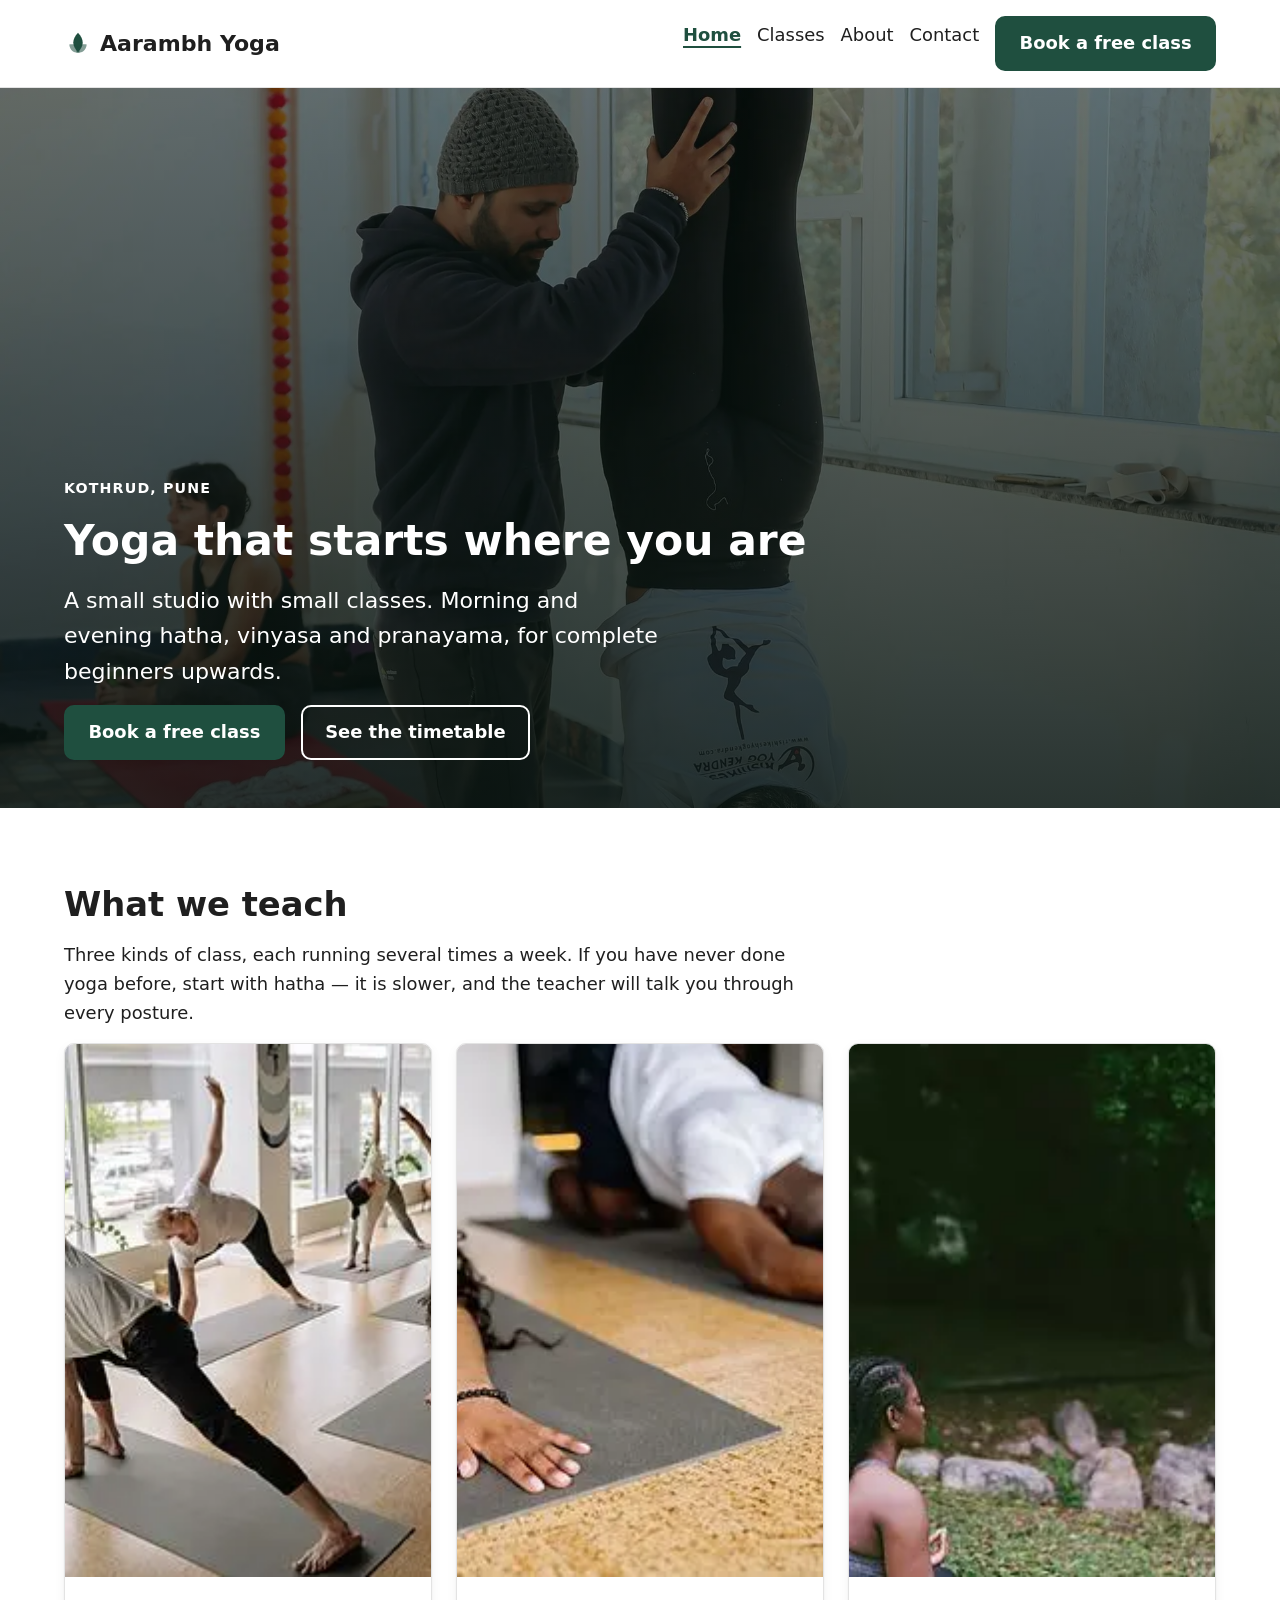
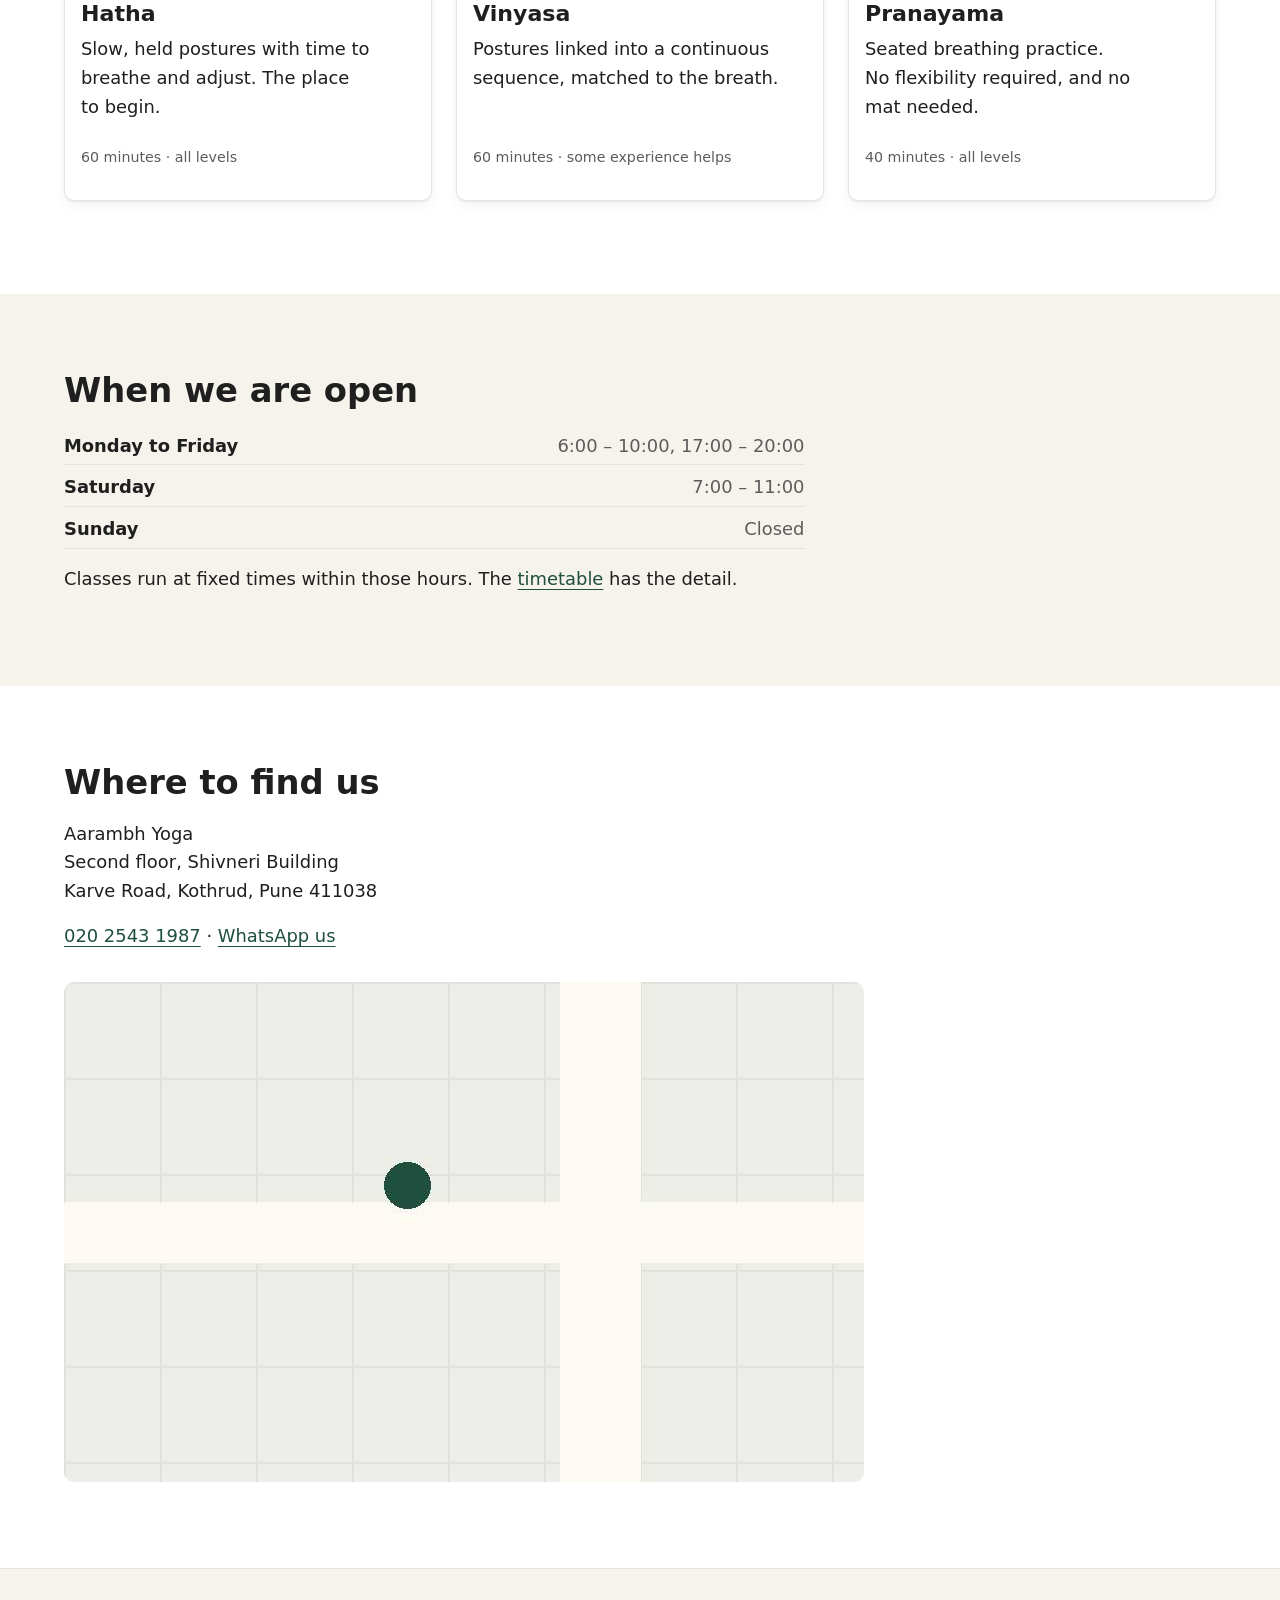
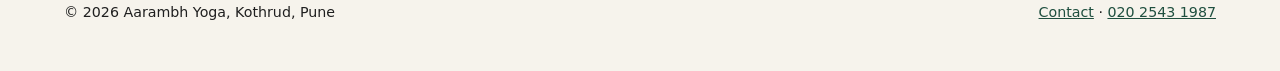
<file: index.html>
<!doctype html>
<html lang="en">
<head>
  <meta charset="UTF-8">
  <meta name="viewport" content="width=device-width, initial-scale=1.0">
  <title>Aarambh Yoga — Hatha and vinyasa classes in Kothrud, Pune</title>
  <meta name="description" content="A small yoga studio in Kothrud, Pune. Morning and evening hatha, vinyasa and pranayama classes for complete beginners upwards. First class free.">
  <link rel="canonical" href="https://aarambhyoga.example/">
  <link rel="icon" href="images/favicon.svg" type="image/svg+xml">
  <link rel="stylesheet" href="styles.css">
  <meta property="og:type" content="website">
  <meta property="og:title" content="Aarambh Yoga — Hatha and vinyasa classes in Kothrud, Pune">
  <meta property="og:description" content="Morning and evening classes for complete beginners upwards. First class free.">
  <meta property="og:image" content="https://aarambhyoga.example/images/hero-1200.jpg">
  <meta property="og:url" content="https://aarambhyoga.example/">
</head>
<body>
  <a class="skip-link" href="#main">Skip to main content</a>

  <header class="site-header">
    <div class="container site-header__inner">
      <a class="logo" href="index.html">
        <svg viewBox="0 0 32 32" fill="none" aria-hidden="true" focusable="false">
          <path d="M16 3c3.6 3.9 5.4 7.6 5.4 11.2 0 3.6-1.8 7.3-5.4 11.1-3.6-3.8-5.4-7.5-5.4-11.1C10.6 10.6 12.4 6.9 16 3Z" fill="currentColor"/>
          <path d="M6 16.5c3.4-.7 6.1-.2 8.2 1.4 2 1.6 3.3 4.2 3.8 7.9-3.6.5-6.4-.1-8.4-1.8-2-1.6-3.2-4.2-3.6-7.5Z" fill="currentColor" opacity=".55"/>
          <path d="M26 16.5c-.4 3.3-1.6 5.9-3.6 7.5-2 1.7-4.8 2.3-8.4 1.8.5-3.7 1.8-6.3 3.8-7.9 2.1-1.6 4.8-2.1 8.2-1.4Z" fill="currentColor" opacity=".55"/>
        </svg>
        Aarambh Yoga
      </a>
      <nav aria-label="Main">
        <ul class="nav-list">
          <li><a href="index.html" aria-current="page">Home</a></li>
          <li><a href="classes.html">Classes</a></li>
          <li><a href="about.html">About</a></li>
          <li><a href="contact.html">Contact</a></li>
        </ul>
      </nav>
      <a class="button" href="contact.html">Book a free class</a>
    </div>
  </header>

  <main id="main" tabindex="-1">
    <section class="hero">
      <div class="hero__media">
        <picture>
          <source
            type="image/webp"
            srcset="images/hero-400.webp 400w, images/hero-800.webp 800w, images/hero-1200.webp 1200w, images/hero-2000.webp 2000w"
            sizes="100vw">
          <img
            src="images/hero-1200.jpg"
            srcset="images/hero-400.jpg 400w, images/hero-800.jpg 800w, images/hero-1200.jpg 1200w, images/hero-2000.jpg 2000w"
            sizes="100vw"
            alt=""
            width="1200" height="675"
            fetchpriority="high">
        </picture>
      </div>
      <div class="hero__scrim"></div>
      <div class="hero__body">
        <div class="container">
          <p class="eyebrow eyebrow--on-image">Kothrud, Pune</p>
          <h1>Yoga that starts where you are</h1>
          <p>A small studio with small classes. Morning and evening hatha, vinyasa and pranayama, for complete beginners upwards.</p>
          <div class="hero__actions">
            <a class="button" href="contact.html">Book a free class</a>
            <a class="button button--ghost" href="classes.html">See the timetable</a>
          </div>
        </div>
      </div>
    </section>

    <section class="section">
      <div class="container stack">
        <h2>What we teach</h2>
        <p class="prose">Three kinds of class, each running several times a week. If you have never done yoga before, start with hatha — it is slower, and the teacher will talk you through every posture.</p>

        <ul class="grid-auto">
          <li>
            <article class="card">
              <div class="card__media">
                <picture>
                  <source type="image/webp" srcset="images/class-hatha-400.webp 400w, images/class-hatha-800.webp 800w" sizes="(min-width: 48rem) 22rem, 100vw">
                  <img src="images/class-hatha-800.jpg" srcset="images/class-hatha-400.jpg 400w, images/class-hatha-800.jpg 800w" sizes="(min-width: 48rem) 22rem, 100vw" alt="A class holding triangle pose on grey mats, in a studio with windows down one wall" width="800" height="533" loading="lazy">
                </picture>
              </div>
              <div class="card__body">
                <h3 class="card__title">Hatha</h3>
                <p>Slow, held postures with time to breathe and adjust. The place to begin.</p>
                <p class="card__meta">60 minutes · all levels</p>
              </div>
            </article>
          </li>
          <li>
            <article class="card">
              <div class="card__media">
                <picture>
                  <source type="image/webp" srcset="images/class-vinyasa-400.webp 400w, images/class-vinyasa-800.webp 800w" sizes="(min-width: 48rem) 22rem, 100vw">
                  <img src="images/class-vinyasa-800.jpg" srcset="images/class-vinyasa-400.jpg 400w, images/class-vinyasa-800.jpg 800w" sizes="(min-width: 48rem) 22rem, 100vw" alt="Three people lying forward on their mats, arms stretched out, partway through a sequence" width="800" height="533" loading="lazy">
                </picture>
              </div>
              <div class="card__body">
                <h3 class="card__title">Vinyasa</h3>
                <p>Postures linked into a continuous sequence, matched to the breath.</p>
                <p class="card__meta">60 minutes · some experience helps</p>
              </div>
            </article>
          </li>
          <li>
            <article class="card">
              <div class="card__media">
                <picture>
                  <source type="image/webp" srcset="images/class-pranayama-400.webp 400w, images/class-pranayama-800.webp 800w" sizes="(min-width: 48rem) 22rem, 100vw">
                  <img src="images/class-pranayama-800.jpg" srcset="images/class-pranayama-400.jpg 400w, images/class-pranayama-800.jpg 800w" sizes="(min-width: 48rem) 22rem, 100vw" alt="A woman sitting upright and still, breathing, with trees behind her" width="800" height="533" loading="lazy">
                </picture>
              </div>
              <div class="card__body">
                <h3 class="card__title">Pranayama</h3>
                <p>Seated breathing practice. No flexibility required, and no mat needed.</p>
                <p class="card__meta">40 minutes · all levels</p>
              </div>
            </article>
          </li>
        </ul>
      </div>
    </section>

    <section class="section section--surface">
      <div class="container stack">
        <h2>When we are open</h2>
        <dl class="hours prose">
          <div><dt>Monday to Friday</dt><dd>6:00 – 10:00, 17:00 – 20:00</dd></div>
          <div><dt>Saturday</dt><dd>7:00 – 11:00</dd></div>
          <div><dt>Sunday</dt><dd>Closed</dd></div>
        </dl>
        <p class="prose">Classes run at fixed times within those hours. The <a href="classes.html">timetable</a> has the detail.</p>
      </div>
    </section>

    <section class="section">
      <div class="container stack">
        <h2>Where to find us</h2>
        <p class="prose">
          Aarambh Yoga<br>
          Second floor, Shivneri Building<br>
          Karve Road, Kothrud, Pune 411038
        </p>
        <p><a href="tel:+912025431987">020 2543 1987</a> · <a href="https://wa.me/919876543210">WhatsApp us</a></p>
        <a class="map-link" href="https://www.openstreetmap.org/search?query=Karve%20Road%20Kothrud%20Pune">
          <img src="images/map-kothrud-800.jpg" alt="Aarambh Yoga on Karve Road, Kothrud, Pune — open in OpenStreetMap" width="800" height="500" loading="lazy">
        </a>
      </div>
    </section>
  </main>

  <footer class="site-footer">
    <div class="container site-footer__inner">
      <p>© 2026 Aarambh Yoga, Kothrud, Pune</p>
      <p><a href="contact.html">Contact</a> · <a href="tel:+912025431987">020 2543 1987</a></p>
    </div>
  </footer>
</body>
</html>
</file>
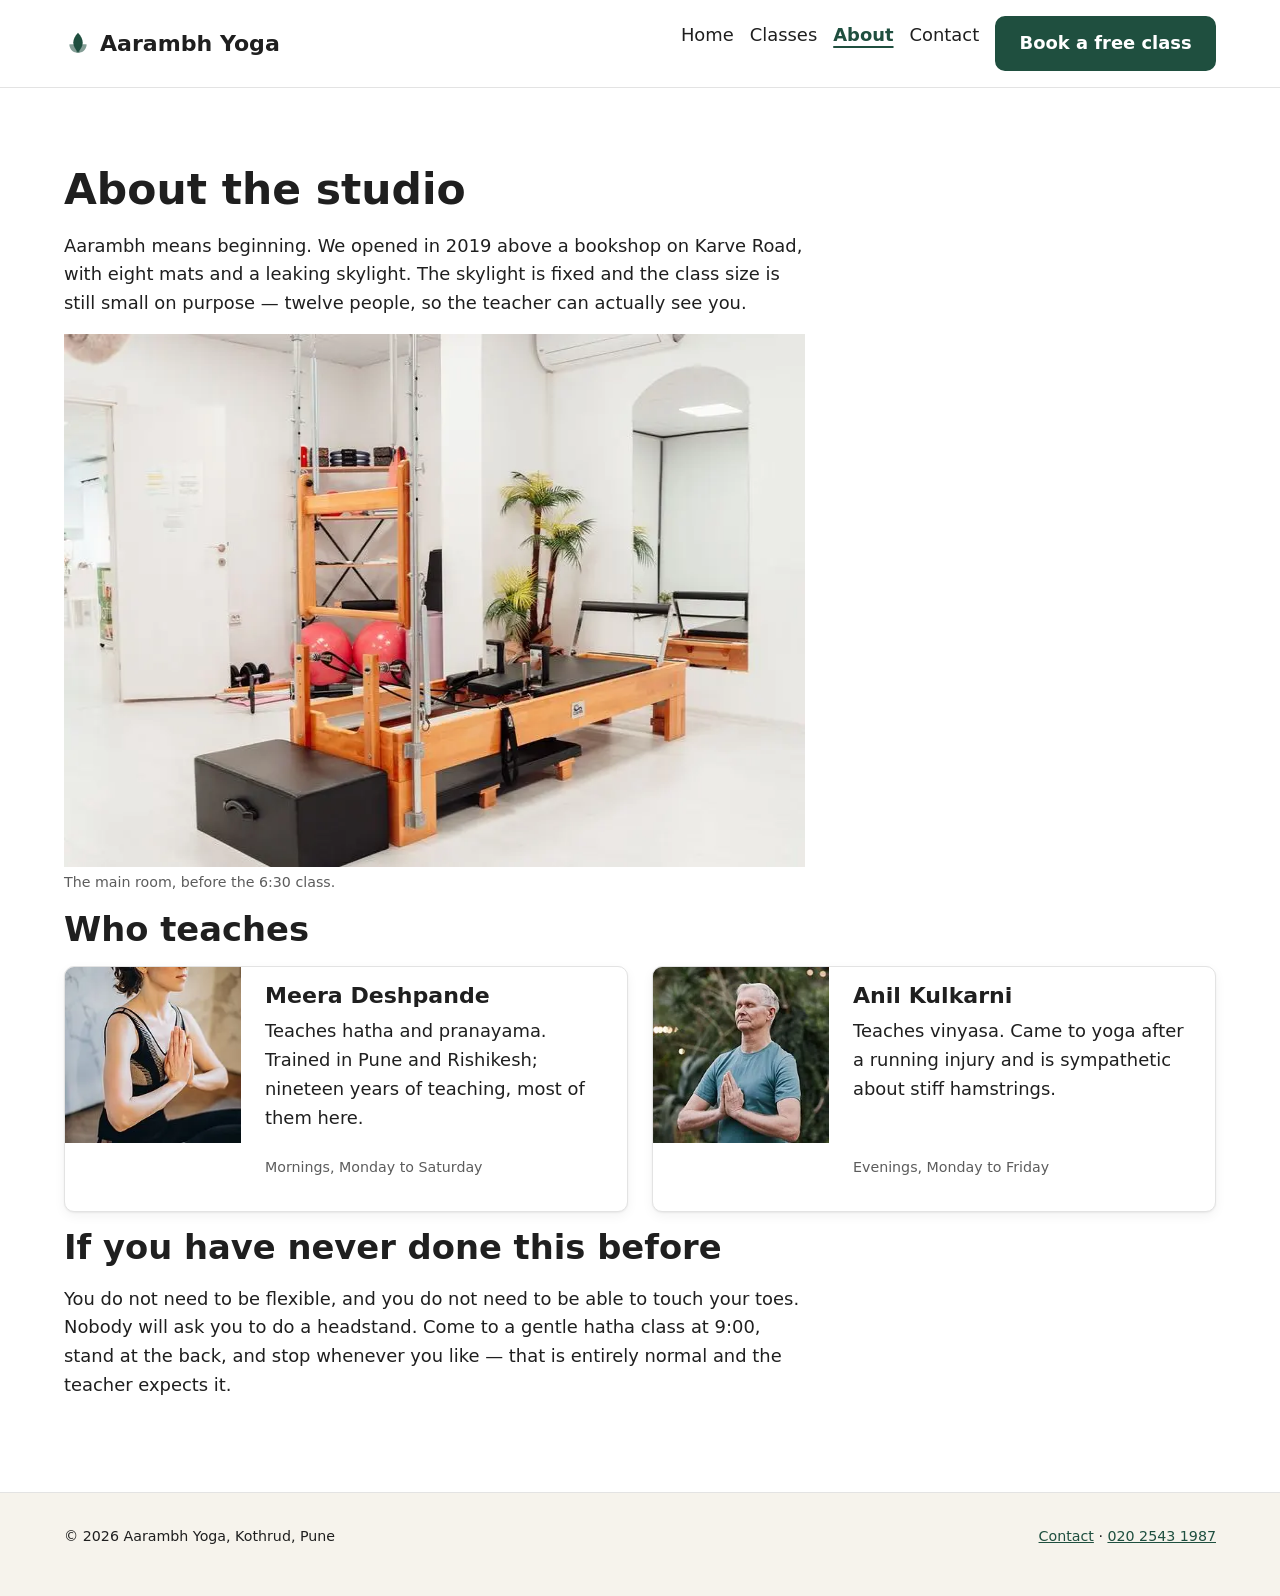
<file: about.html>
<!doctype html>
<html lang="en">
<head>
  <meta charset="UTF-8">
  <meta name="viewport" content="width=device-width, initial-scale=1.0">
  <title>About the studio — Aarambh Yoga</title>
  <meta name="description" content="A small yoga studio on Karve Road, Kothrud, open since 2019. Meet the two teachers, and what to expect if you have never done yoga before.">
  <link rel="canonical" href="https://aarambhyoga.example/about.html">
  <link rel="icon" href="images/favicon.svg" type="image/svg+xml">
  <link rel="stylesheet" href="styles.css">
  <meta property="og:type" content="website">
  <meta property="og:title" content="About the studio — Aarambh Yoga">
  <meta property="og:description" content="A small yoga studio on Karve Road, Kothrud, open since 2019. Meet the two teachers, and what to expect if you have never done yoga before.">
  <meta property="og:image" content="https://aarambhyoga.example/images/hero-1200.jpg">
  <meta property="og:url" content="https://aarambhyoga.example/about.html">
</head>
<body>
  <a class="skip-link" href="#main">Skip to main content</a>

  <header class="site-header">
    <div class="container site-header__inner">
      <a class="logo" href="index.html">
        <svg viewBox="0 0 32 32" fill="none" aria-hidden="true" focusable="false">
          <path d="M16 3c3.6 3.9 5.4 7.6 5.4 11.2 0 3.6-1.8 7.3-5.4 11.1-3.6-3.8-5.4-7.5-5.4-11.1C10.6 10.6 12.4 6.9 16 3Z" fill="currentColor"/>
          <path d="M6 16.5c3.4-.7 6.1-.2 8.2 1.4 2 1.6 3.3 4.2 3.8 7.9-3.6.5-6.4-.1-8.4-1.8-2-1.6-3.2-4.2-3.6-7.5Z" fill="currentColor" opacity=".55"/>
          <path d="M26 16.5c-.4 3.3-1.6 5.9-3.6 7.5-2 1.7-4.8 2.3-8.4 1.8.5-3.7 1.8-6.3 3.8-7.9 2.1-1.6 4.8-2.1 8.2-1.4Z" fill="currentColor" opacity=".55"/>
        </svg>
        Aarambh Yoga
      </a>
      <nav aria-label="Main">
        <ul class="nav-list">
          <li><a href="index.html">Home</a></li>
          <li><a href="classes.html">Classes</a></li>
          <li><a href="about.html" aria-current="page">About</a></li>
          <li><a href="contact.html">Contact</a></li>
        </ul>
      </nav>
      <a class="button" href="contact.html">Book a free class</a>
    </div>
  </header>

  <main id="main" tabindex="-1">
    <section class="section">
      <div class="container stack">
        <h1>About the studio</h1>
        <p class="prose">Aarambh means beginning. We opened in 2019 above a bookshop on Karve Road, with eight mats and a leaking skylight. The skylight is fixed and the class size is still small on purpose — twelve people, so the teacher can actually see you.</p>

        <figure class="figure prose">
          <picture>
            <source type="image/webp" srcset="images/studio-400.webp 400w, images/studio-800.webp 800w, images/studio-1200.webp 1200w" sizes="(min-width: 48rem) 40rem, 100vw">
            <img src="images/studio-800.jpg" srcset="images/studio-400.jpg 400w, images/studio-800.jpg 800w, images/studio-1200.jpg 1200w" sizes="(min-width: 48rem) 40rem, 100vw" alt="A bright, empty practice room with a wooden reformer frame, two exercise balls and a long mirror" width="800" height="533" loading="lazy">
          </picture>
          <figcaption>The main room, before the 6:30 class.</figcaption>
        </figure>

        <h2>Who teaches</h2>
        <ul class="grid-auto">
          <li>
            <article class="card">
              <div class="card__media">
                <picture>
                  <source type="image/webp" srcset="images/teacher-meera-240.webp 240w, images/teacher-meera-480.webp 480w" sizes="(min-width: 48rem) 15rem, 100vw">
                  <img src="images/teacher-meera-480.jpg" srcset="images/teacher-meera-240.jpg 240w, images/teacher-meera-480.jpg 480w" sizes="(min-width: 48rem) 15rem, 100vw" alt="Meera Deshpande, seated cross-legged with her palms pressed together at her chest" width="480" height="480" loading="lazy">
                </picture>
              </div>
              <div class="card__body">
                <h3 class="card__title">Meera Deshpande</h3>
                <p>Teaches hatha and pranayama. Trained in Pune and Rishikesh; nineteen years of teaching, most of them here.</p>
                <p class="card__meta">Mornings, Monday to Saturday</p>
              </div>
            </article>
          </li>
          <li>
            <article class="card">
              <div class="card__media">
                <picture>
                  <source type="image/webp" srcset="images/teacher-anil-240.webp 240w, images/teacher-anil-480.webp 480w" sizes="(min-width: 48rem) 15rem, 100vw">
                  <img src="images/teacher-anil-480.jpg" srcset="images/teacher-anil-240.jpg 240w, images/teacher-anil-480.jpg 480w" sizes="(min-width: 48rem) 15rem, 100vw" alt="Anil Kulkarni, standing with his eyes closed and his palms together, greenery behind him" width="480" height="480" loading="lazy">
                </picture>
              </div>
              <div class="card__body">
                <h3 class="card__title">Anil Kulkarni</h3>
                <p>Teaches vinyasa. Came to yoga after a running injury and is sympathetic about stiff hamstrings.</p>
                <p class="card__meta">Evenings, Monday to Friday</p>
              </div>
            </article>
          </li>
        </ul>

        <h2>If you have never done this before</h2>
        <p class="prose">You do not need to be flexible, and you do not need to be able to touch your toes. Nobody will ask you to do a headstand. Come to a gentle hatha class at 9:00, stand at the back, and stop whenever you like — that is entirely normal and the teacher expects it.</p>
      </div>
    </section>
  </main>

  <footer class="site-footer">
    <div class="container site-footer__inner">
      <p>© 2026 Aarambh Yoga, Kothrud, Pune</p>
      <p><a href="contact.html">Contact</a> · <a href="tel:+912025431987">020 2543 1987</a></p>
    </div>
  </footer>
</body>
</html>
</file>
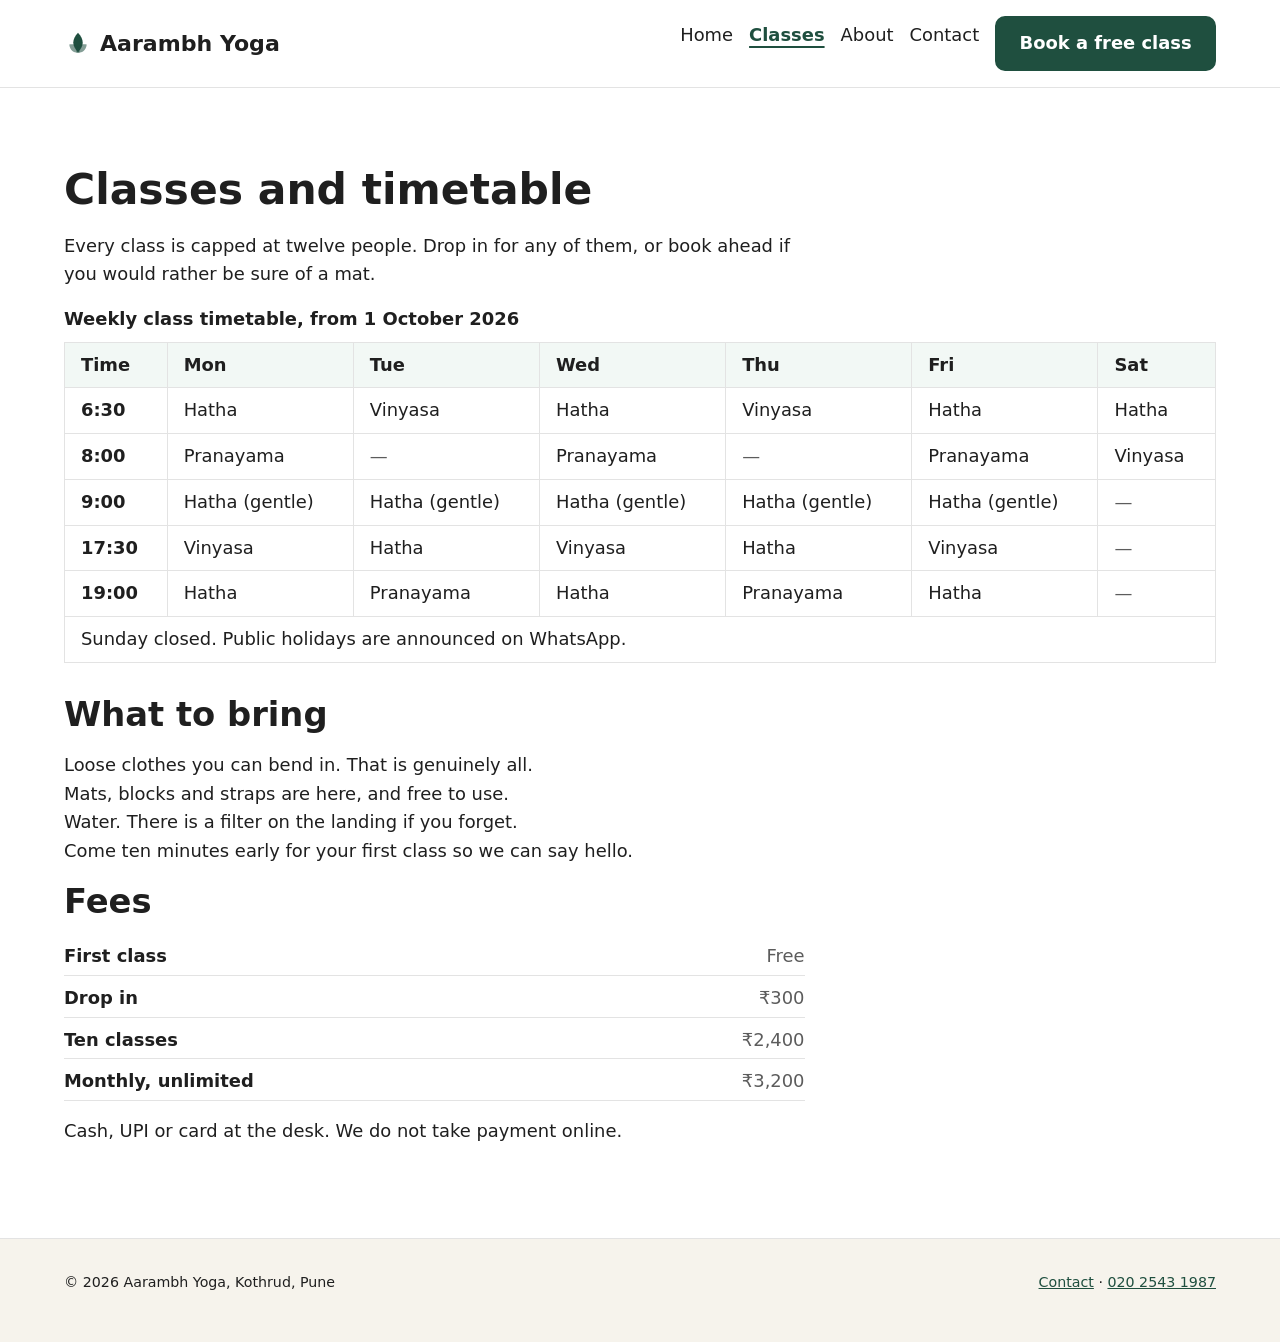
<file: classes.html>
<!doctype html>
<html lang="en">
<head>
  <meta charset="UTF-8">
  <meta name="viewport" content="width=device-width, initial-scale=1.0">
  <title>Classes and timetable — Aarambh Yoga</title>
  <meta name="description" content="The weekly timetable for hatha, vinyasa and pranayama classes at Aarambh Yoga, Kothrud, Pune. Fees, and what to bring to your first class.">
  <link rel="canonical" href="https://aarambhyoga.example/classes.html">
  <link rel="icon" href="images/favicon.svg" type="image/svg+xml">
  <link rel="stylesheet" href="styles.css">
  <meta property="og:type" content="website">
  <meta property="og:title" content="Classes and timetable — Aarambh Yoga">
  <meta property="og:description" content="The weekly timetable for hatha, vinyasa and pranayama classes at Aarambh Yoga, Kothrud, Pune. Fees, and what to bring to your first class.">
  <meta property="og:image" content="https://aarambhyoga.example/images/hero-1200.jpg">
  <meta property="og:url" content="https://aarambhyoga.example/classes.html">
</head>
<body>
  <a class="skip-link" href="#main">Skip to main content</a>

  <header class="site-header">
    <div class="container site-header__inner">
      <a class="logo" href="index.html">
        <svg viewBox="0 0 32 32" fill="none" aria-hidden="true" focusable="false">
          <path d="M16 3c3.6 3.9 5.4 7.6 5.4 11.2 0 3.6-1.8 7.3-5.4 11.1-3.6-3.8-5.4-7.5-5.4-11.1C10.6 10.6 12.4 6.9 16 3Z" fill="currentColor"/>
          <path d="M6 16.5c3.4-.7 6.1-.2 8.2 1.4 2 1.6 3.3 4.2 3.8 7.9-3.6.5-6.4-.1-8.4-1.8-2-1.6-3.2-4.2-3.6-7.5Z" fill="currentColor" opacity=".55"/>
          <path d="M26 16.5c-.4 3.3-1.6 5.9-3.6 7.5-2 1.7-4.8 2.3-8.4 1.8.5-3.7 1.8-6.3 3.8-7.9 2.1-1.6 4.8-2.1 8.2-1.4Z" fill="currentColor" opacity=".55"/>
        </svg>
        Aarambh Yoga
      </a>
      <nav aria-label="Main">
        <ul class="nav-list">
          <li><a href="index.html">Home</a></li>
          <li><a href="classes.html" aria-current="page">Classes</a></li>
          <li><a href="about.html">About</a></li>
          <li><a href="contact.html">Contact</a></li>
        </ul>
      </nav>
      <a class="button" href="contact.html">Book a free class</a>
    </div>
  </header>

  <main id="main" tabindex="-1">
    <section class="section">
      <div class="container stack">
        <h1>Classes and timetable</h1>
        <p class="prose">Every class is capped at twelve people. Drop in for any of them, or book ahead if you would rather be sure of a mat.</p>

        <div class="table-wrap">
          <table class="timetable">
            <caption>Weekly class timetable, from 1 October 2026</caption>
            <thead>
              <tr>
                <th scope="col">Time</th>
                <th scope="col">Mon</th>
                <th scope="col">Tue</th>
                <th scope="col">Wed</th>
                <th scope="col">Thu</th>
                <th scope="col">Fri</th>
                <th scope="col">Sat</th>
              </tr>
            </thead>
            <tbody>
              <tr>
                <th scope="row">6:30</th>
                <td>Hatha</td><td>Vinyasa</td><td>Hatha</td><td>Vinyasa</td><td>Hatha</td><td>Hatha</td>
              </tr>
              <tr>
                <th scope="row">8:00</th>
                <td>Pranayama</td><td></td><td>Pranayama</td><td></td><td>Pranayama</td><td>Vinyasa</td>
              </tr>
              <tr>
                <th scope="row">9:00</th>
                <td>Hatha (gentle)</td><td>Hatha (gentle)</td><td>Hatha (gentle)</td><td>Hatha (gentle)</td><td>Hatha (gentle)</td><td></td>
              </tr>
              <tr>
                <th scope="row">17:30</th>
                <td>Vinyasa</td><td>Hatha</td><td>Vinyasa</td><td>Hatha</td><td>Vinyasa</td><td></td>
              </tr>
              <tr>
                <th scope="row">19:00</th>
                <td>Hatha</td><td>Pranayama</td><td>Hatha</td><td>Pranayama</td><td>Hatha</td><td></td>
              </tr>
            </tbody>
            <tfoot>
              <tr>
                <td colspan="7">Sunday closed. Public holidays are announced on WhatsApp.</td>
              </tr>
            </tfoot>
          </table>
        </div>

        <h2 id="what-to-bring">What to bring</h2>
        <ul class="prose">
          <li>Loose clothes you can bend in. That is genuinely all.</li>
          <li>Mats, blocks and straps are here, and free to use.</li>
          <li>Water. There is a filter on the landing if you forget.</li>
          <li>Come ten minutes early for your first class so we can say hello.</li>
        </ul>

        <h2 id="fees">Fees</h2>
        <dl class="hours prose">
          <div><dt>First class</dt><dd>Free</dd></div>
          <div><dt>Drop in</dt><dd>₹300</dd></div>
          <div><dt>Ten classes</dt><dd>₹2,400</dd></div>
          <div><dt>Monthly, unlimited</dt><dd>₹3,200</dd></div>
        </dl>
        <p class="prose">Cash, UPI or card at the desk. We do not take payment online.</p>
      </div>
    </section>
  </main>

  <footer class="site-footer">
    <div class="container site-footer__inner">
      <p>© 2026 Aarambh Yoga, Kothrud, Pune</p>
      <p><a href="contact.html">Contact</a> · <a href="tel:+912025431987">020 2543 1987</a></p>
    </div>
  </footer>
</body>
</html>
</file>
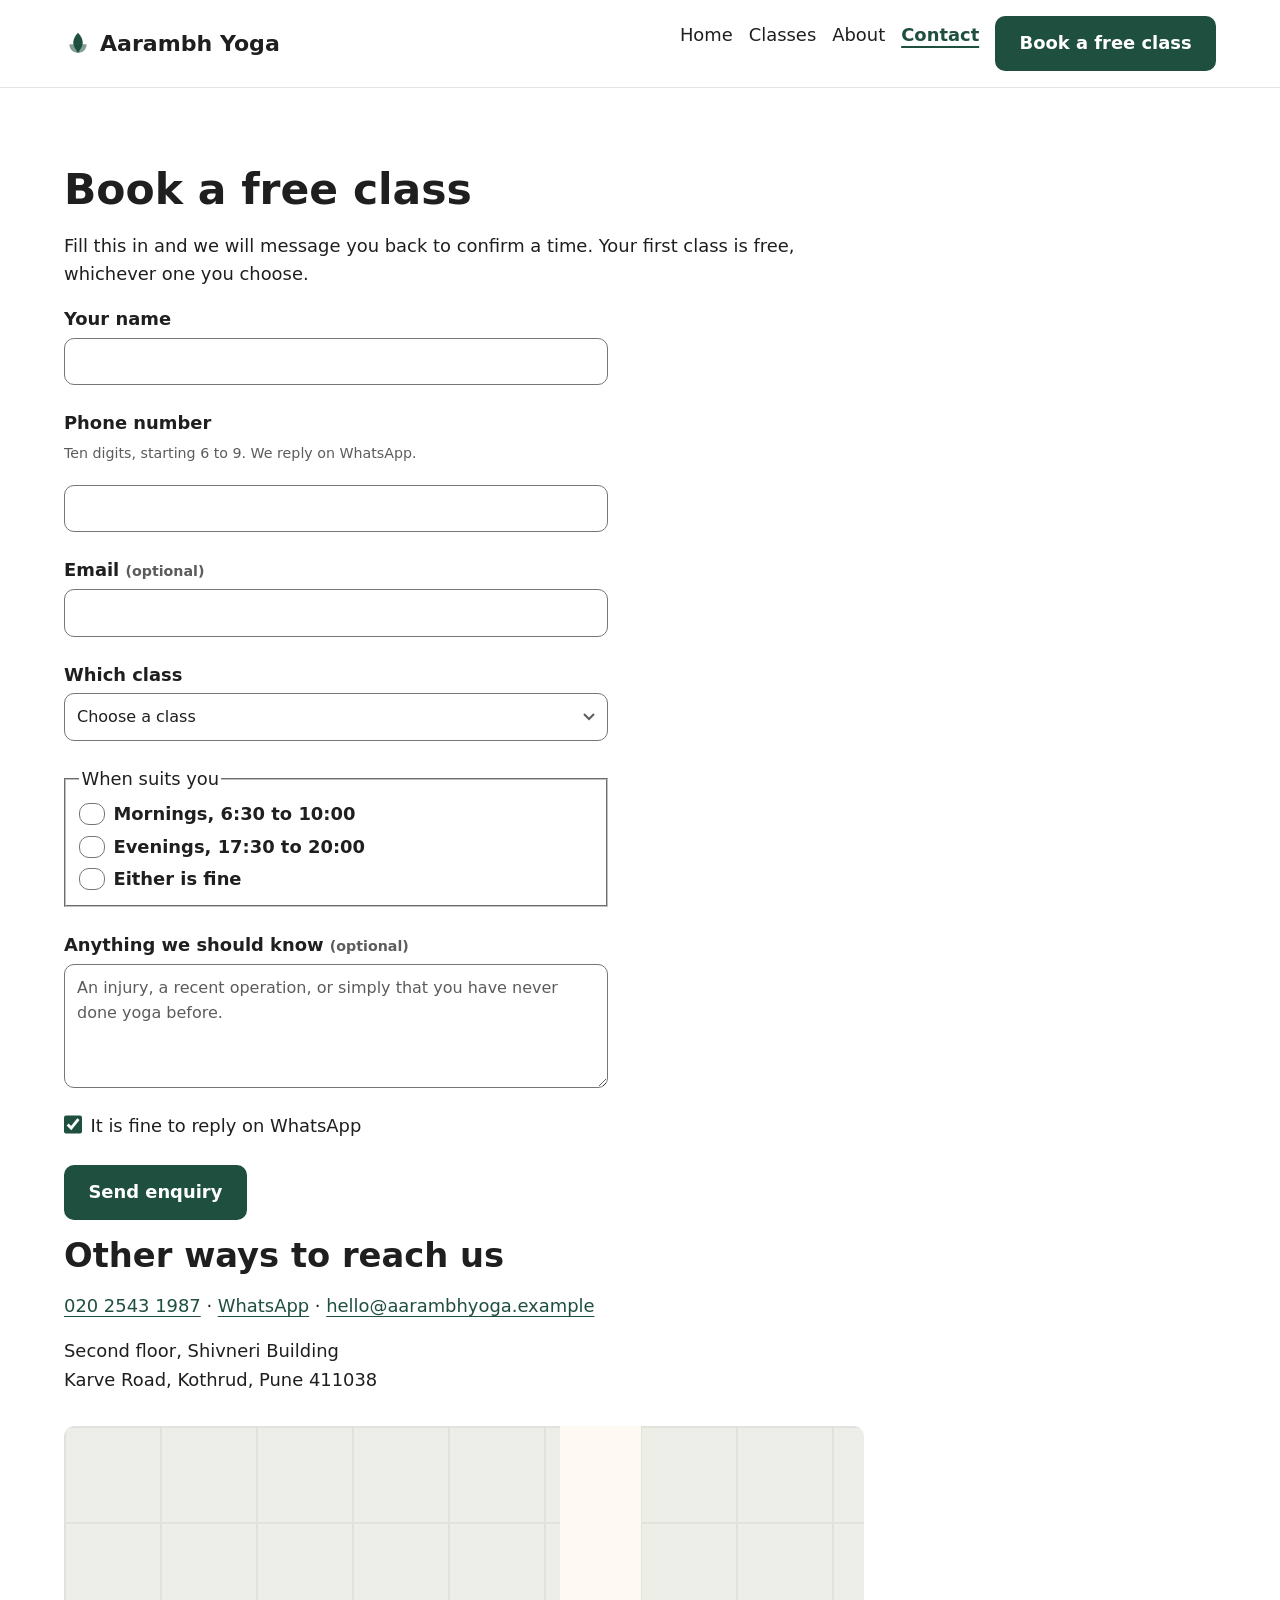
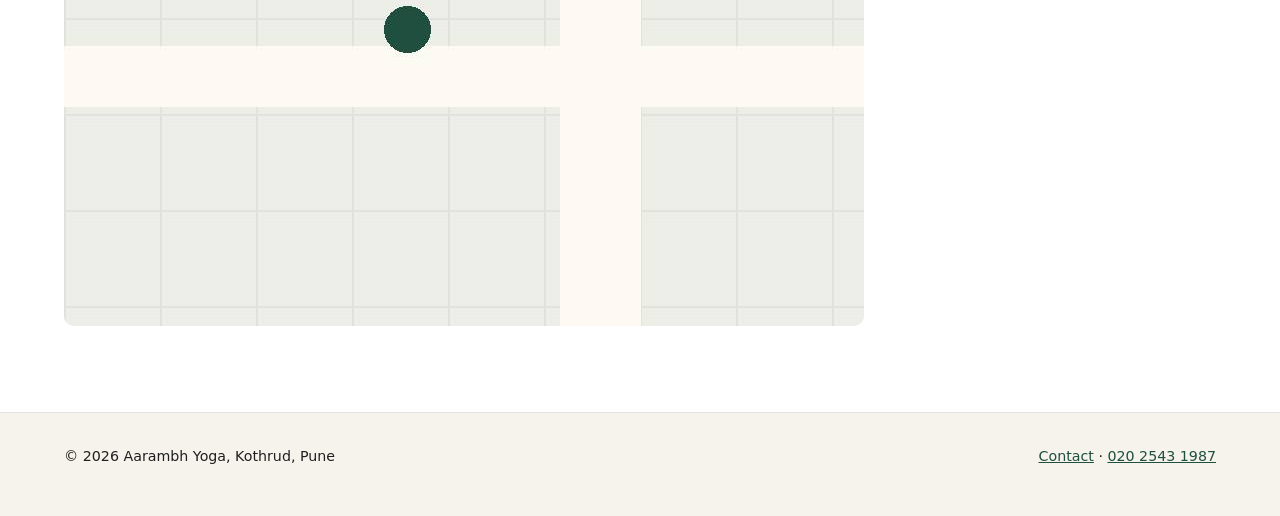
<file: contact.html>
<!doctype html>
<html lang="en">
<head>
  <meta charset="UTF-8">
  <meta name="viewport" content="width=device-width, initial-scale=1.0">
  <title>Book a free class — Aarambh Yoga</title>
  <meta name="description" content="Book your first class at Aarambh Yoga in Kothrud, Pune. Your first class is free. Phone, WhatsApp and the studio address.">
  <link rel="canonical" href="https://aarambhyoga.example/contact.html">
  <link rel="icon" href="images/favicon.svg" type="image/svg+xml">
  <link rel="stylesheet" href="styles.css">
  <meta property="og:type" content="website">
  <meta property="og:title" content="Book a free class — Aarambh Yoga">
  <meta property="og:description" content="Book your first class at Aarambh Yoga in Kothrud, Pune. Your first class is free. Phone, WhatsApp and the studio address.">
  <meta property="og:image" content="https://aarambhyoga.example/images/hero-1200.jpg">
  <meta property="og:url" content="https://aarambhyoga.example/contact.html">
</head>
<body>
  <a class="skip-link" href="#main">Skip to main content</a>

  <header class="site-header">
    <div class="container site-header__inner">
      <a class="logo" href="index.html">
        <svg viewBox="0 0 32 32" fill="none" aria-hidden="true" focusable="false">
          <path d="M16 3c3.6 3.9 5.4 7.6 5.4 11.2 0 3.6-1.8 7.3-5.4 11.1-3.6-3.8-5.4-7.5-5.4-11.1C10.6 10.6 12.4 6.9 16 3Z" fill="currentColor"/>
          <path d="M6 16.5c3.4-.7 6.1-.2 8.2 1.4 2 1.6 3.3 4.2 3.8 7.9-3.6.5-6.4-.1-8.4-1.8-2-1.6-3.2-4.2-3.6-7.5Z" fill="currentColor" opacity=".55"/>
          <path d="M26 16.5c-.4 3.3-1.6 5.9-3.6 7.5-2 1.7-4.8 2.3-8.4 1.8.5-3.7 1.8-6.3 3.8-7.9 2.1-1.6 4.8-2.1 8.2-1.4Z" fill="currentColor" opacity=".55"/>
        </svg>
        Aarambh Yoga
      </a>
      <nav aria-label="Main">
        <ul class="nav-list">
          <li><a href="index.html">Home</a></li>
          <li><a href="classes.html">Classes</a></li>
          <li><a href="about.html">About</a></li>
          <li><a href="contact.html" aria-current="page">Contact</a></li>
        </ul>
      </nav>
      <a class="button" href="contact.html">Book a free class</a>
    </div>
  </header>

  <main id="main" tabindex="-1">
    <section class="section">
      <div class="container stack">
        <h1>Book a free class</h1>
        <p class="prose">Fill this in and we will message you back to confirm a time. Your first class is free, whichever one you choose.</p>

        <form class="form" action="https://example.invalid/enquiry" method="post">
          <div class="field">
            <label for="name">Your name</label>
            <input type="text" id="name" name="name" autocomplete="name" required>
            <p class="field__error"><span aria-hidden="true">⚠</span> Please tell us your name.</p>
          </div>

          <div class="field">
            <label for="phone">Phone number</label>
            <p class="field__hint" id="phone-hint">Ten digits, starting 6 to 9. We reply on WhatsApp.</p>
            <input type="tel" id="phone" name="phone"
                   inputmode="numeric" autocomplete="tel"
                   pattern="[6-9][0-9]{9}" maxlength="10" required
                   aria-describedby="phone-hint"
                   title="A ten-digit Indian mobile number, starting 6 to 9">
            <p class="field__error"><span aria-hidden="true">⚠</span> Enter a ten-digit number starting 6 to 9.</p>
          </div>

          <div class="field">
            <label for="email">Email <span class="field__hint">(optional)</span></label>
            <input type="email" id="email" name="email" autocomplete="email">
            <p class="field__error"><span aria-hidden="true">⚠</span> That does not look like an email address.</p>
          </div>

          <div class="field">
            <label for="class">Which class</label>
            <select id="class" name="class" required>
              <option value="">Choose a class</option>
              <option value="hatha">Hatha — slow, for beginners</option>
              <option value="hatha-gentle">Hatha (gentle) — 9:00 weekdays</option>
              <option value="vinyasa">Vinyasa — continuous, some experience</option>
              <option value="pranayama">Pranayama — seated breathing</option>
              <option value="unsure">I am not sure yet</option>
            </select>
            <p class="field__error"><span aria-hidden="true">⚠</span> Please choose a class.</p>
          </div>

          <fieldset class="field">
            <legend>When suits you</legend>
            <label class="checkbox"><input type="radio" name="when" value="morning" checked> Mornings, 6:30 to 10:00</label>
            <label class="checkbox"><input type="radio" name="when" value="evening"> Evenings, 17:30 to 20:00</label>
            <label class="checkbox"><input type="radio" name="when" value="either"> Either is fine</label>
          </fieldset>

          <div class="field">
            <label for="notes">Anything we should know <span class="field__hint">(optional)</span></label>
            <textarea id="notes" name="notes" rows="4" maxlength="500"
                      placeholder="An injury, a recent operation, or simply that you have never done yoga before."></textarea>
          </div>

          <label class="checkbox">
            <input type="checkbox" name="whatsapp" value="yes" checked>
            <span>It is fine to reply on WhatsApp</span>
          </label>

          <div>
            <button class="button" type="submit">Send enquiry</button>
          </div>
        </form>

        <h2 id="other-ways">Other ways to reach us</h2>
        <p class="prose">
          <a href="tel:+912025431987">020 2543 1987</a> ·
          <a href="https://wa.me/919876543210">WhatsApp</a> ·
          <a href="mailto:hello@aarambhyoga.example">hello@aarambhyoga.example</a>
        </p>
        <p class="prose">
          Second floor, Shivneri Building<br>
          Karve Road, Kothrud, Pune 411038
        </p>
        <a class="map-link" href="https://www.openstreetmap.org/search?query=Karve%20Road%20Kothrud%20Pune">
          <img src="images/map-kothrud-800.jpg" alt="Aarambh Yoga on Karve Road, Kothrud, Pune — open in OpenStreetMap" width="800" height="500" loading="lazy">
        </a>
      </div>
    </section>
  </main>

  <footer class="site-footer">
    <div class="container site-footer__inner">
      <p>© 2026 Aarambh Yoga, Kothrud, Pune</p>
      <p><a href="contact.html">Contact</a> · <a href="tel:+912025431987">020 2543 1987</a></p>
    </div>
  </footer>
</body>
</html>
</file>
<file: styles.css>
/* =============================================================
   Aarambh Yoga — one stylesheet, in cascade layers.
   Layer order is declared once here, so file order never matters.
   ============================================================= */
@layer reset, tokens, base, layout, components, utilities;

/* ============================ reset ========================= */
@layer reset {
  *, *::before, *::after { box-sizing: border-box; }
  * { margin: 0; }

  body {
    min-height: 100dvh;
    -webkit-font-smoothing: antialiased;
  }

  img, picture, video, svg { display: block; max-width: 100%; }

  input, button, textarea, select { font: inherit; color: inherit; }

  :where(p, h1, h2, h3, h4) { overflow-wrap: break-word; }

  :where(ul[class], ol[class]) { list-style: none; padding: 0; }
}

/* ============================ tokens ======================== */
@layer tokens {
  :root {
    color-scheme: light dark;

    /* layer 1: the palette, named for what the colours are */
    --green-900: #15352a;
    --green-700: #1f4f3f;
    --green-500: #2f7a61;
    --green-200: #cfe5dc;
    --green-050: #f2f8f5;
    --sand-100: #f6f3ec;
    --grey-900: #1f1f1f;
    --grey-600: #5c5c5c;
    --grey-400: #767676;
    --grey-200: #e3e3e3;
    --red-600: #b3261e;

    /* layer 2: semantic tokens. Components use only these. */
    --colour-bg: #ffffff;
    --colour-surface: var(--sand-100);
    --colour-text: var(--grey-900);          /* 16.5:1 on --colour-bg */
    --colour-text-muted: var(--grey-600);    /*  6.7:1 */
    --colour-border: var(--grey-400);        /*  4.5:1 — 3:1 is the requirement for a boundary */
    --colour-border-soft: var(--grey-200);
    --colour-accent: var(--green-700);
    --colour-accent-hover: var(--green-900);
    --colour-accent-soft: var(--green-050);
    --colour-on-accent: #ffffff;
    --colour-error: var(--red-600);          /*  6.5:1 */
    --colour-focus: var(--green-700);

    /* fluid type: every middle value keeps a rem term, so it still
       responds to the visitor's own font-size setting. */
    --step--1: clamp(0.833rem, 0.81rem + 0.11vw, 0.889rem);
    --step-0:  clamp(1rem,     0.96rem + 0.20vw, 1.125rem);
    --step-1:  clamp(1.2rem,   1.14rem + 0.30vw, 1.406rem);
    --step-2:  clamp(1.44rem,  1.35rem + 0.44vw, 1.758rem);
    --step-3:  clamp(1.728rem, 1.59rem + 0.65vw, 2.197rem);
    --step-4:  clamp(2.074rem, 1.87rem + 0.98vw, 2.746rem);

    --space-1: 0.25rem;
    --space-2: 0.5rem;
    --space-3: 1rem;
    --space-4: 1.5rem;
    --space-5: 2rem;
    --space-6: 3rem;
    --section-space: clamp(2.5rem, 6vw, 5rem);
    --gutter: clamp(1rem, 4vw, 2rem);

    --radius: 10px;
    --measure: 65ch;

    /* a named z-index scale, so no bare numbers appear anywhere */
    --z-header: 200;
    --z-skip: 900;
  }

  @media (prefers-color-scheme: dark) {
    :root:not([data-theme="light"]) {
      --colour-bg: #14181a;
      --colour-surface: #1d2326;
      --colour-text: #e8eaea;              /* 14.8:1 on --colour-bg */
      --colour-text-muted: #a3adad;        /*  7.8:1 — a lighter grey is needed here */
      --colour-border: #667376;          /*  3.6:1 — #4b5658 measured only 2.36 */
      --colour-border-soft: #2f3a3d;
      --colour-accent: #6ec48f;
      --colour-accent-hover: #8fd6a8;
      --colour-accent-soft: #1b2a24;
      --colour-on-accent: #10201a;
      --colour-error: #f2807a;
      --colour-focus: #6ec48f;
    }
  }
}

/* ============================= base ========================= */
@layer base {
  body {
    background: var(--colour-bg);
    color: var(--colour-text);
    font-family: system-ui, -apple-system, "Segoe UI", Roboto, sans-serif;
    font-size: var(--step-0);
    line-height: 1.6;
  }

  h1, h2, h3 { line-height: 1.2; text-wrap: balance; }
  h1 { font-size: var(--step-4); }
  h2 { font-size: var(--step-3); }
  h3 { font-size: var(--step-2); }

  p { text-wrap: pretty; }
  p, ul, ol, table, figure { margin-block-end: var(--space-3); }

  a { color: var(--colour-accent); }
  /* underlined in prose, because colour alone is not a signal */
  main p a, main li a {
    text-decoration: underline;
    text-decoration-thickness: 1px;
    text-underline-offset: 0.2em;
  }

  :focus-visible {
    outline: 3px solid var(--colour-focus);
    outline-offset: 2px;
    border-radius: 3px;
  }

  /* leave room for the sticky header when focus is scrolled into view */
  :target, [id] { scroll-margin-top: 6rem; }
}

/* ============================ layout ======================== */
@layer layout {
  .container {
    width: min(100% - (2 * var(--gutter)), 72rem);
    margin-inline: auto;
  }

  .prose { max-width: var(--measure); }

  .section { padding-block: var(--section-space); }
  .section--surface { background: var(--colour-surface); }

  .stack > * + * { margin-block-start: var(--space-3); }

  /* every card slot is a container, so components adapt to their slot */
  .grid-auto {
    display: grid;
    grid-template-columns: repeat(auto-fit, minmax(min(16rem, 100%), 1fr));
    gap: var(--space-4);
  }
  .grid-auto > * { container-type: inline-size; }
}

/* ========================== components ====================== */
@layer components {

  /* ---- skip link: first focusable thing, visible only on focus ---- */
  .skip-link {
    position: absolute;
    inset-inline-start: -9999px;
    inset-block-start: 0;
    z-index: var(--z-skip);
    padding: var(--space-2) var(--space-3);
    background: var(--colour-bg);
    color: var(--colour-accent);
    border: 2px solid var(--colour-accent);
    border-radius: 0 0 var(--radius) 0;
  }
  .skip-link:focus { inset-inline-start: 0; }

  /* ---- header ---- */
  .site-header {
    position: sticky;
    inset-block-start: 0;
    z-index: var(--z-header);
    background: var(--colour-bg);   /* required, or content scrolls behind it */
    border-block-end: 1px solid var(--colour-border-soft);
  }
  .site-header__inner {
    display: flex;
    flex-wrap: wrap;
    align-items: center;
    gap: var(--space-3);
    padding-block: var(--space-3);
  }
  /* one auto margin: logo left, everything else right, for any child count */
  .logo {
    display: flex;
    align-items: center;
    gap: var(--space-2);
    margin-inline-end: auto;
    font-size: var(--step-1);
    font-weight: 700;
    color: var(--colour-text);
    text-decoration: none;
  }
  .logo svg { width: 1.75rem; height: 1.75rem; color: var(--colour-accent); }

  .nav-list { display: flex; flex-wrap: wrap; gap: var(--space-3); }
  .nav-list a {
    color: var(--colour-text);
    text-decoration: none;
    padding-block: var(--space-1);
  }
  .nav-list a:hover { text-decoration: underline; }
  /* the current page, marked by more than colour */
  .nav-list a[aria-current="page"] {
    color: var(--colour-accent);
    font-weight: 700;
    text-decoration: underline;
    text-decoration-thickness: 2px;
    text-underline-offset: 0.3em;
  }

  /* ---- buttons ---- */
  .button {
    --button-bg: var(--colour-accent);
    --button-fg: var(--colour-on-accent);
    display: inline-flex;
    align-items: center;
    justify-content: center;
    gap: var(--space-2);
    min-height: 44px;                 /* a comfortable touch target */
    padding: 0.625em 1.25em;
    background: var(--button-bg);
    color: var(--button-fg);
    border: 2px solid var(--button-bg);
    border-radius: var(--radius);
    font-weight: 600;
    text-decoration: none;
    cursor: pointer;
  }
  .button:hover { --button-bg: var(--colour-accent-hover); }
  .button--ghost {
    --button-bg: transparent;
    --button-fg: var(--colour-accent);
    border-color: currentColor;
  }
  .button--ghost:hover {
    --button-bg: var(--colour-accent-soft);
    --button-fg: var(--colour-accent-hover);
  }

  /* ---- hero: an <img>, not a background, so it can have srcset ---- */
  .hero { display: grid; }
  .hero > * { grid-area: 1 / 1; }       /* overlap, with no positioning */
  .hero__media img {
    width: 100%;
    height: 100%;
    aspect-ratio: 16 / 9;
    object-fit: cover;
    object-position: 50% 40%;
    background: var(--colour-surface);  /* visible if the file fails */
  }
  .hero__scrim {
    /* 0.55 at the weak end, not 0.35: the eyebrow sits up here and measured
       only 3.28:1 against the lightest pixel of the photograph at 0.35. */
    background: linear-gradient(to top, rgb(8 20 16 / 0.86), rgb(8 20 16 / 0.55));
  }
  .hero__body {
    display: grid;
    align-content: end;
    padding-block: var(--space-6);
    color: #ffffff;
  }
  .hero__body .container > * + * { margin-block-start: var(--space-3); }
  .hero h1 { max-width: 28ch; }
  /* :not(.eyebrow) so this does not out-specify the .eyebrow class below.
     Without it, .hero p (0,1,1) beats .eyebrow (0,1,0) and the eyebrow
     silently renders at body size. */
  .hero p:not(.eyebrow) { max-width: 46ch; font-size: var(--step-1); }
  .hero__actions { display: flex; flex-wrap: wrap; gap: var(--space-3); }
  .hero .button--ghost {
    --button-fg: #ffffff;
    border-color: #ffffff;
  }
  .hero .button--ghost:hover { --button-bg: rgb(255 255 255 / 0.16); --button-fg: #ffffff; }

  /* ---- cards ---- */
  .card {
    display: flex;
    flex-direction: column;
    gap: var(--space-2);
    height: 100%;
    background: var(--colour-bg);
    border: 1px solid var(--colour-border-soft);
    border-radius: var(--radius);
    overflow: hidden;                   /* clips the image to the radius */
    box-shadow: 0 1px 2px rgb(0 0 0 / 0.06), 0 4px 12px rgb(0 0 0 / 0.05);
  }
  .card__media img {
    width: 100%;
    aspect-ratio: 3 / 2;
    object-fit: cover;
    background: var(--colour-surface);
  }
  .card__body {
    display: flex;
    flex-direction: column;
    gap: var(--space-2);
    flex: 1;                            /* absorbs the spare height … */
    padding: var(--space-3);
  }
  .card__title { font-size: var(--step-1); }
  .card__meta {
    margin-block-start: auto;           /* … so this reaches the bottom */
    color: var(--colour-text-muted);
    font-size: var(--step--1);
  }
  /* the component adapts to its own slot, not to the viewport */
  @container (width >= 26rem) {
    .card { flex-direction: row; }
    .card__media { flex: 0 0 11rem; }
    .card__media img { height: 100%; aspect-ratio: auto; }
  }
  /* a card containing no image needs no reserved space */
  .card:not(:has(.card__media)) .card__body { padding-block-start: var(--space-4); }

  /* ---- the class timetable ---- */
  .table-wrap { overflow-x: auto; }     /* scrolls inside itself on a phone */
  .timetable {
    border-collapse: collapse;
    width: 100%;
    min-width: 34rem;
    font-variant-numeric: tabular-nums; /* so the times line up */
  }
  .timetable caption {
    text-align: start;
    font-weight: 700;
    margin-block-end: var(--space-2);
  }
  .timetable :is(th, td) {
    border: 1px solid var(--colour-border-soft);
    padding: var(--space-2) var(--space-3);
    text-align: start;
    vertical-align: top;
  }
  .timetable thead th { background: var(--colour-accent-soft); }
  .timetable tbody th { font-weight: 600; white-space: nowrap; }
  .timetable td:empty::after {
    content: "—";
    color: var(--colour-text-muted);
  }

  /* ---- the hours list ---- */
  .hours { display: grid; gap: var(--space-1); }
  .hours div {
    display: flex;
    justify-content: space-between;
    gap: var(--space-3);
    padding-block: var(--space-1);
    border-block-end: 1px solid var(--colour-border-soft);
  }
  .hours dt { font-weight: 600; }
  .hours dd { color: var(--colour-text-muted); font-variant-numeric: tabular-nums; }

  /* ---- the form ---- */
  .form { display: grid; gap: var(--space-4); max-width: 34rem; }
  .field { display: grid; gap: var(--space-1); }
  .field > label { font-weight: 600; }
  .field__hint { font-size: var(--step--1); color: var(--colour-text-muted); }

  .field :is(input, select, textarea) {
    appearance: none;
    width: 100%;
    font-size: max(1rem, 16px);         /* iOS zooms below 16px on focus */
    padding: 0.625rem 0.75rem;
    background: var(--colour-bg);
    border: 1px solid var(--colour-border);
    border-radius: var(--radius);
  }
  .field textarea { resize: vertical; min-height: 7rem; }
  .field select {
    padding-inline-end: 2.5rem;
    background-image: url("data:image/svg+xml,%3Csvg xmlns='http://www.w3.org/2000/svg' viewBox='0 0 12 8'%3E%3Cpath d='M1 1l5 5 5-5' fill='none' stroke='%235c5c5c' stroke-width='2'/%3E%3C/svg%3E");
    background-repeat: no-repeat;
    background-position: right 0.75rem center;
    background-size: 12px 8px;
  }
  .field :is(input, textarea)::placeholder {
    color: var(--colour-text-muted);
    opacity: 1;                         /* Firefox dims placeholders further */
  }
  /* :user-invalid, not :invalid — nothing is red before they have typed */
  .field :is(input, select, textarea):user-invalid { border-color: var(--colour-error); }

  .field__error { display: none; color: var(--colour-error); font-size: var(--step--1); }
  .field:has(:user-invalid) .field__error { display: flex; gap: var(--space-1); }

  .checkbox {
    display: flex;
    align-items: start;
    gap: var(--space-2);
    cursor: pointer;
  }
  .checkbox input {
    accent-color: var(--colour-accent);
    width: 1.15rem;
    height: 1.15rem;
    flex: 0 0 auto;
    margin-block-start: 0.2rem;
  }

  /* ---- footer ---- */
  .site-footer {
    background: var(--colour-surface);
    border-block-start: 1px solid var(--colour-border-soft);
    padding-block: var(--space-5);
    font-size: var(--step--1);
  }
  .site-footer__inner {
    display: flex;
    flex-wrap: wrap;
    justify-content: space-between;
    gap: var(--space-4);
  }

  /* ---- misc ---- */
  .eyebrow {
    text-transform: uppercase;
    letter-spacing: 0.08em;   /* capitals need loosening */
    font-size: var(--step--1);
    font-weight: 700;
    color: var(--colour-accent);
  }
  /* on the hero, over the photograph */
  .eyebrow--on-image { color: #ffffff; }
  .figure figcaption {
    font-size: var(--step--1);
    color: var(--colour-text-muted);
    margin-block-start: var(--space-1);
  }
  .map-link { display: inline-block; border-radius: var(--radius); overflow: hidden; }
}

/* =========================== utilities ====================== */
@layer utilities {
  .visually-hidden:not(:focus):not(:active) {
    clip-path: inset(50%);
    height: 1px;
    width: 1px;
    overflow: hidden;
    position: absolute;
    white-space: nowrap;
  }
  .text-centre { text-align: center; }
  .flow-tight > * + * { margin-block-start: var(--space-2); }
}

/* ===================== motion, opt-in only ================== */
@media (prefers-reduced-motion: no-preference) {
  .card { transition: box-shadow 200ms ease-out, transform 200ms ease-out; }
  .card:hover {
    transform: translateY(-2px);       /* transform, not top — composite only */
    box-shadow: 0 2px 4px rgb(0 0 0 / 0.07), 0 12px 28px rgb(0 0 0 / 0.09);
  }
  .button { transition: background-color 150ms ease-out; }
}

/* ============ the safety net for anything not opted in ====== */
@media (prefers-reduced-motion: reduce) {
  *, *::before, *::after {
    animation-duration: 0.01ms !important;
    animation-iteration-count: 1 !important;
    transition-duration: 0.01ms !important;
    scroll-behavior: auto !important;
  }
}

/* ===================== forced colours ======================= */
@media (forced-colors: active) {
  .card, .button, .field :is(input, select, textarea) { border: 1px solid ButtonText; }
  .button { forced-color-adjust: none; }
}

/* ========================== print =========================== */
@media print {
  .site-header, .site-footer, .hero__media, .skip-link, .hero__actions { display: none; }
  body { font-size: 11pt; color: #000; background: #fff; }
  main p a::after { content: " (" attr(href) ")"; font-size: 9pt; }
  .table-wrap { overflow: visible; }
}
</file>
